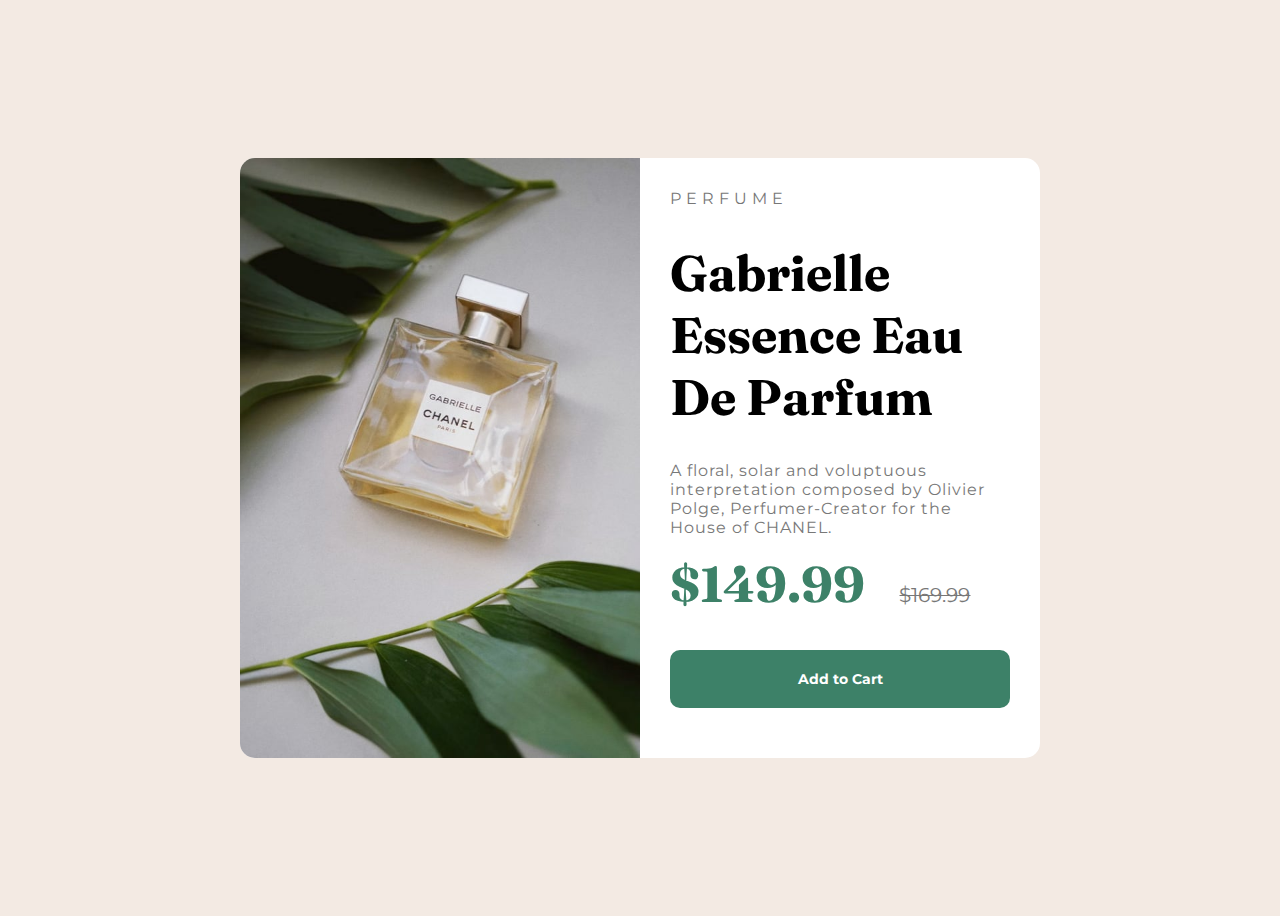
<file: index.html>
<!DOCTYPE html>
<html lang="en">
<head>
    <meta charset="UTF-8">
    <meta name="viewport" content="width=device-width, initial-scale=1.0">
    <link rel="stylesheet" href="stylepar.css">
    <link rel="icon" href="" type="image/pnj">
    <link rel="stylesheet" href="https://cdnjs.cloudflare.com/ajax/libs/font-awesome/6.5.2/css/all.min.css" integrity="sha512-SnH5WK+bZxgPHs44uWIX+LLJAJ9/2PkPKZ5QiAj6Ta86w+fsb2TkcmfRyVX3pBnMFcV7oQPJkl9QevSCWr3W6A==" crossorigin="anonymous" referrerpolicy="no-referrer" />
    <link rel="preconnect" href="https://fonts.googleapis.com">
<link rel="preconnect" href="https://fonts.gstatic.com" crossorigin>
<link href="https://fonts.googleapis.com/css2?family=Fraunces:ital,opsz,wght@0,9..144,100..900;1,9..144,100..900&display=swap" rel="stylesheet">
<link rel="preconnect" href="https://fonts.googleapis.com">
<link rel="preconnect" href="https://fonts.gstatic.com" crossorigin>
<link rel="icon" href="favicon-32x32.png" type="image/png" >
<link href="https://fonts.googleapis.com/css2?family=Montserrat:ital,wght@0,100..900;1,100..900&display=swap" rel="stylesheet">
    <title>parfume</title>

</head>
<body>
    <div class="container">
       
      <img src="image-product-desktop.jpg"alt="the parfume">
      <div class="decription" >
        <p class="p1">PERFUME</p>
        <h1 class="p2">Gabrielle <br> Essence Eau <br>De Parfum </h1>
        <p class="p3">A floral, solar and voluptuous interpretation composed by Olivier Polge, Perfumer-Creator for the House of CHANEL.</p>
        <span class="price">
            $149.99</span>
            <span class="promo">
                $169.99
            </span>
            <form action="">
                <i class="fas fa-shopping-cart" ></i>

           <input type="button" value="Add to Cart">

        </form>




      </div>
    

         </div>







    
    
</body>
</html>
</file>
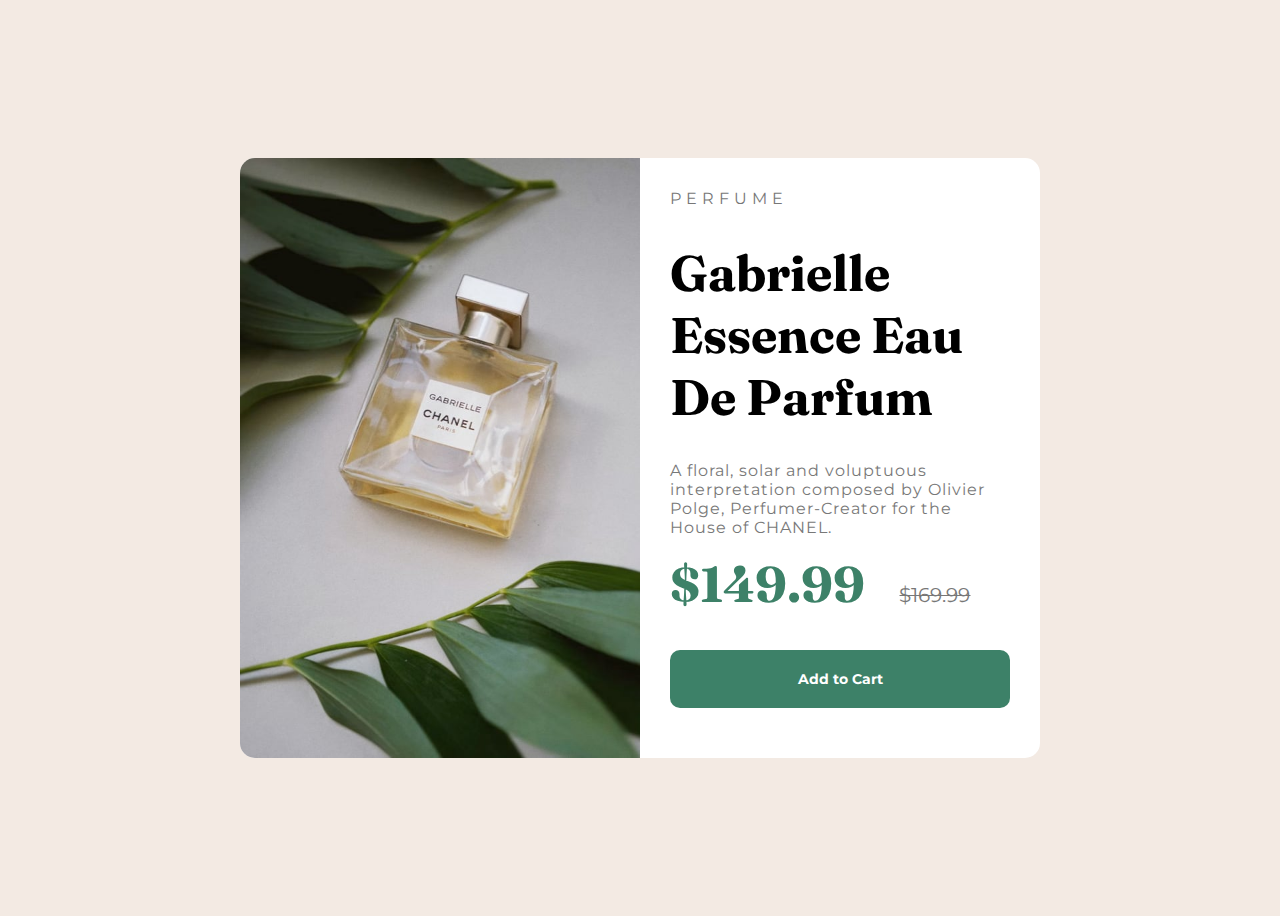
<file: parfume.html>
<!DOCTYPE html>
<html lang="en">
<head>
    <meta charset="UTF-8">
    <meta name="viewport" content="width=device-width, initial-scale=1.0">
    <link rel="stylesheet" href="stylepar.css">
    <link rel="icon" href="" type="image/pnj">
    <link rel="stylesheet" href="https://cdnjs.cloudflare.com/ajax/libs/font-awesome/6.5.2/css/all.min.css" integrity="sha512-SnH5WK+bZxgPHs44uWIX+LLJAJ9/2PkPKZ5QiAj6Ta86w+fsb2TkcmfRyVX3pBnMFcV7oQPJkl9QevSCWr3W6A==" crossorigin="anonymous" referrerpolicy="no-referrer" />
    <link rel="preconnect" href="https://fonts.googleapis.com">
<link rel="preconnect" href="https://fonts.gstatic.com" crossorigin>
<link href="https://fonts.googleapis.com/css2?family=Fraunces:ital,opsz,wght@0,9..144,100..900;1,9..144,100..900&display=swap" rel="stylesheet">
<link rel="preconnect" href="https://fonts.googleapis.com">
<link rel="preconnect" href="https://fonts.gstatic.com" crossorigin>
<link rel="icon" href="favicon-32x32.png" type="image/png" >
<link href="https://fonts.googleapis.com/css2?family=Montserrat:ital,wght@0,100..900;1,100..900&display=swap" rel="stylesheet">
    <title>parfume</title>

</head>
<body>
    <div class="container">
       
      <img src="image-product-desktop.jpg"alt="the parfume">
      <div class="decription" >
        <p class="p1">PERFUME</p>
        <h1 class="p2">Gabrielle <br> Essence Eau <br>De Parfum </h1>
        <p class="p3">A floral, solar and voluptuous interpretation composed by Olivier Polge, Perfumer-Creator for the House of CHANEL.</p>
        <span class="price">
            $149.99</span>
            <span class="promo">
                $169.99
            </span>
            <form action="">
                <i class="fas fa-shopping-cart" ></i>

           <input type="button" value="Add to Cart">

        </form>




      </div>
    

         </div>







    
    
</body>
</html>
</file>
<file: stylepar.css>
*{
    box-sizing: border-box;
}




body{
    font-family: 'Montserrat';
    display: flex;
    justify-content: center;
    align-items: center;
    min-height: 100vh;
    background-color: #f3eae3;

}

.container img{
   max-width: 400px;
   
    
}
.container{

display: flex;
background-color: white;
border-radius: 15px;
overflow: hidden;}

.container .decription{
   max-width: 400px;
   padding: 15px 30px;
}
.container .decription .p1{
    color: #777;
    letter-spacing: 5px;

}
.container .decription .p2{
font-family: 'Fraunces' ;
font-size: 50px;

}
.container .decription .p3{
    color: hsl(0, 0%, 47%);
    letter-spacing: 1px;
}
.container .price{
   color: #3d8168; 
   font-family:'Fraunces',serif ;
   font-weight: bold;
   font-size: 50px;
    padding-right: 30px;
}
.container .promo{
    color: #777;
    font-size: 20px;
    position: relative;
   
}

.container .promo::before{
    content: "";
    position: absolute;
    width: 100%;
    top: 50%;
    left: 50%;
    transform: translateX(-50%);
    background-color: #777;
    height: 1px;

}




.container .decription input{
    width: 100%;
    margin-top: 35px;
    margin-bottom: 5px;
    padding: 20px;
    border: none;
    border-radius: 10px;
    color: white;
    font-weight: 700;
    font-size: 14px;
    background-color: #3d8168;
    cursor: pointer;
    
    font-family:'Montserrat' ;
    

}

.container .decription input:hover{
    background-color:#1a4031;
}
.container form {
    position: relative;
}
.container form i{
    position: absolute;
    top: 55%;
    left: 30%;
    color: white;
    
}

@media(max-width:767px ) {
    .section {
        flex-direction: column;
    }
    .section img {
        width: 400px;
        height: 300px;
    }
}
</file>
